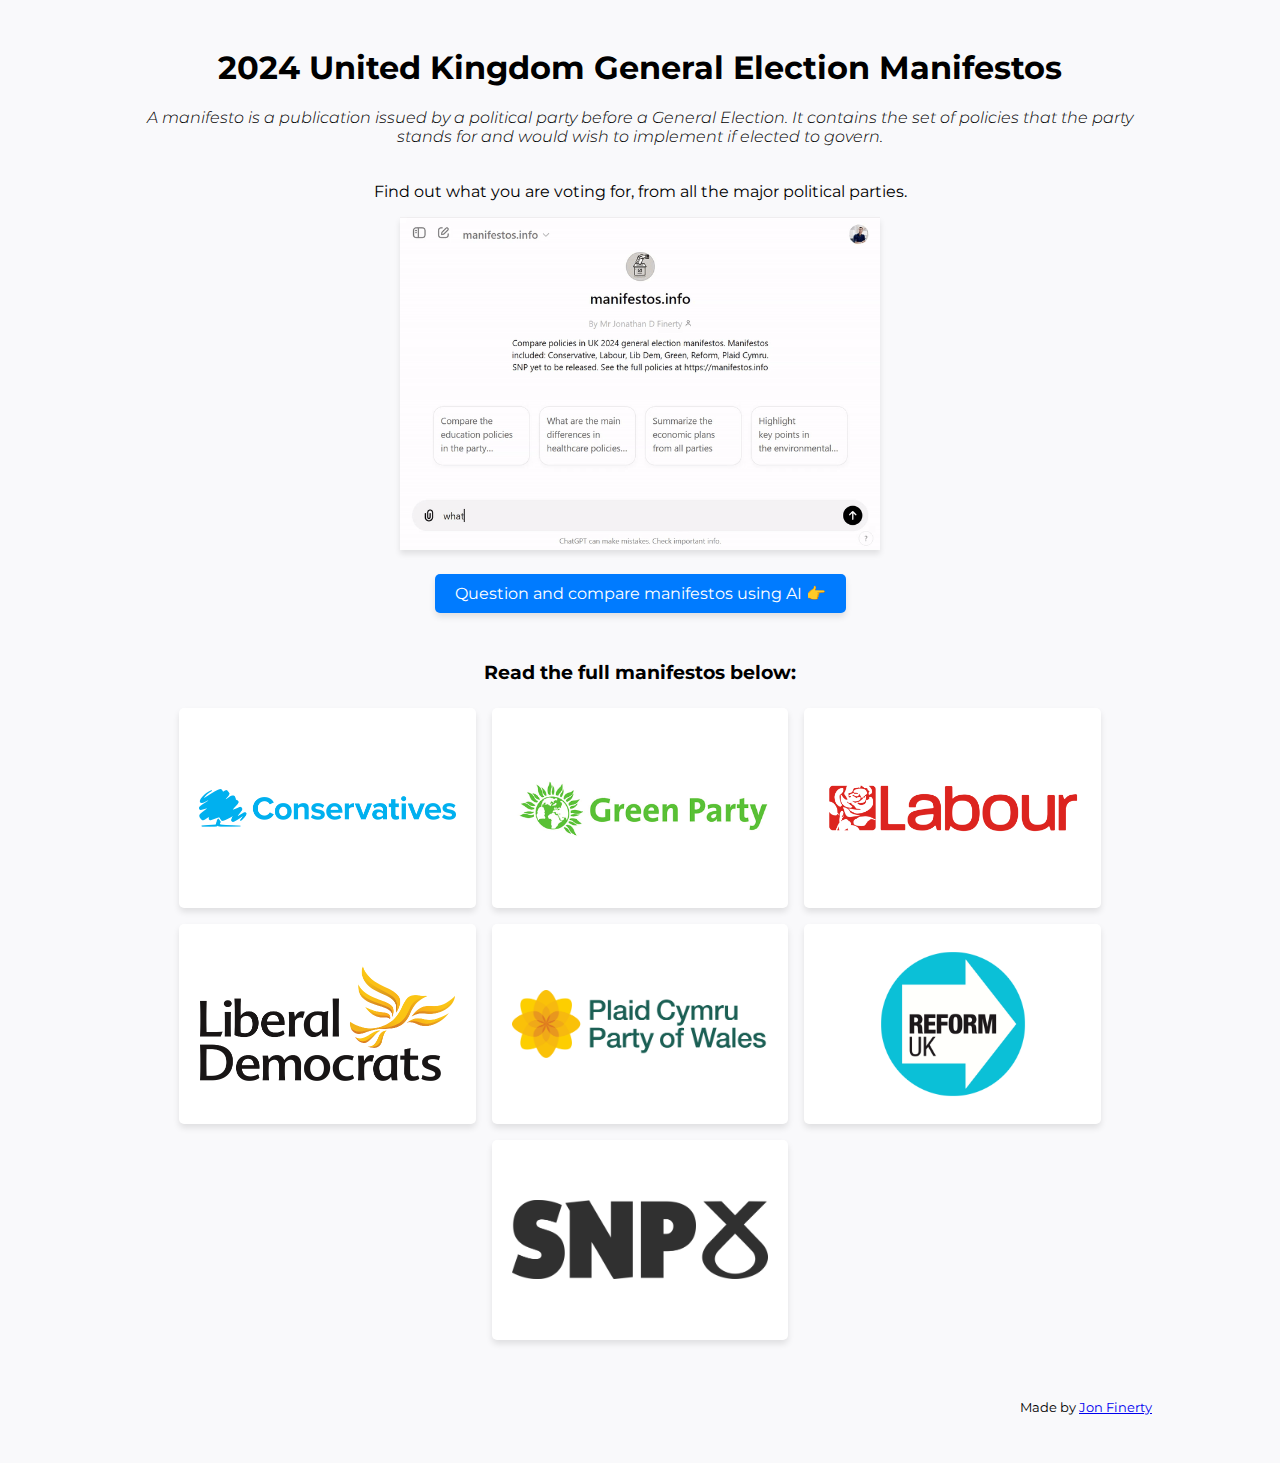
<file: index.html>
<!DOCTYPE html>
<html lang="en">
<head>
    <meta charset="UTF-8">
    <meta name="viewport" content="width=device-width, initial-scale=1.0">
    <title>Manifestos.info - 2024 UK General Election Manifestos</title>
    <meta name="description" content="Manifestos.info allows you to quiz and compare 2024 UK General Election manifestos using AI">
    <link rel="icon" type="image/png" sizes="16x16" href="images/ballot_icon_16x16.png">
    <link rel="icon" type="image/png" sizes="32x32" href="images/ballot_icon_32x32.png">
    <link rel="icon" type="image/png" sizes="48x48" href="images/ballot_icon_48x48.png">
    <link rel="icon" type="image/png" sizes="64x64" href="images/ballot_icon_64x64.png">
    <link rel="stylesheet" href="styles.css">
    <link rel="preconnect" href="https://fonts.googleapis.com">
    <link rel="preconnect" href="https://fonts.gstatic.com" crossorigin>
    <link href="https://fonts.googleapis.com/css2?family=Montserrat:ital,wght@0,100..900;1,100..900&display=swap" rel="stylesheet">
    <!-- Mixpanel -->
    <script type="text/javascript">
        (function (f, b) { if (!b.__SV) { var e, g, i, h; window.mixpanel = b; b._i = []; b.init = function (e, f, c) { function g(a, d) { var b = d.split("."); 2 == b.length && ((a = a[b[0]]), (d = b[1])); a[d] = function () { a.push([d].concat(Array.prototype.slice.call(arguments, 0))); }; } var a = b; "undefined" !== typeof c ? (a = b[c] = []) : (c = "mixpanel"); a.people = a.people || []; a.toString = function (a) { var d = "mixpanel"; "mixpanel" !== c && (d += "." + c); a || (d += " (stub)"); return d; }; a.people.toString = function () { return a.toString(1) + ".people (stub)"; }; i = "disable time_event track track_pageview track_links track_forms track_with_groups add_group set_group remove_group register register_once alias unregister identify name_tag set_config reset opt_in_tracking opt_out_tracking has_opted_in_tracking has_opted_out_tracking clear_opt_in_out_tracking start_batch_senders people.set people.set_once people.unset people.increment people.append people.union people.track_charge people.clear_charges people.delete_user people.remove".split( " "); for (h = 0; h < i.length; h++) g(a, i[h]); var j = "set set_once union unset remove delete".split(" "); a.get_group = function () { function b(c) { d[c] = function () { call2_args = arguments; call2 = [c].concat(Array.prototype.slice.call(call2_args, 0)); a.push([e, call2]); }; } for ( var d = {}, e = ["get_group"].concat( Array.prototype.slice.call(arguments, 0)), c = 0; c < j.length; c++) b(j[c]); return d; }; b._i.push([e, f, c]); }; b.__SV = 1.2; e = f.createElement("script"); e.type = "text/javascript"; e.async = !0; e.src = "undefined" !== typeof MIXPANEL_CUSTOM_LIB_URL ? MIXPANEL_CUSTOM_LIB_URL : "file:" === f.location.protocol && "//cdn.mxpnl.com/libs/mixpanel-2-latest.min.js".match(/^\/\//) ? "https://cdn.mxpnl.com/libs/mixpanel-2-latest.min.js" : "//cdn.mxpnl.com/libs/mixpanel-2-latest.min.js"; g = f.getElementsByTagName("script")[0]; g.parentNode.insertBefore(e, g); } })(document, window.mixpanel || []);    
        mixpanel.init('c35c6e8db61fe43b60e5dbbc88586c70', {debug: false, track_pageview: true, persistence: 'localStorage'});
    </script>
</head>
<body>
<h1>
    2024 United Kingdom General Election Manifestos
</h1>
<h2>A manifesto is a publication issued by a political party before a General Election. It contains the set of policies that the party stands for and would wish to implement if elected to govern.</h2>
<p>Find out what you are voting for, from all the major political parties.</p>

<img class="demo" src="/images/demo.gif"/>

<a href="https://chatgpt.com/g/g-FCfxWVill-manifestos" class="button">Question and compare manifestos using AI 👉</a>

<h3>Read the full manifestos below:</h3>

<div class="grid-container">
    <div class="grid-item">
        <a href="https://public.conservatives.com/static/documents/GE2024/Conservative-Manifesto-GE2024.pdf">
            <img src="/images/conservatives.png"/>
        </a>
    </div>
    <div class="grid-item">
        <a target="_blank" rel="noopener noreferrer" href="https://greenparty.org.uk/app/uploads/2024/06/Green-Party-2024-General-Election-Manifesto-Long-version-with-cover.pdf">
            <img src="/images/green_party.png"/>
        </a>
    </div>
    <div class="grid-item">
        <a target="_blank" rel="noopener noreferrer" href="https://labour.org.uk/wp-content/uploads/2024/06/Labour-Party-manifesto-2024.pdf">
            <img src="/images/labour.png"/>
        </a>
    </div>
    <div class="grid-item">
        <a target="_blank" rel="noopener noreferrer" href="https://www.libdems.org.uk/fileadmin/groups/2_Federal_Party/Documents/PolicyPapers/Manifesto_2024/For_a_Fair_Deal_-_Liberal_Democrat_Manifesto_2024.pdf">
            <img src="/images/liberal_democrats.png"/>
        </a>
    </div>
    <div class="grid-item">
        <a target="_blank" rel="noopener noreferrer" href="https://assets.nationbuilder.com/plaid2016/pages/10962/attachments/original/1718214059/Plaid_Cymru_Maniffesto_2024_ENGLISH.pdf?1718214059">
            <img src="/images/plaid_cymru.png"/>
        </a>
    </div>
    <div class="grid-item">
        <a target="_blank" rel="noopener noreferrer" href="https://assets.nationbuilder.com/reformuk/pages/253/attachments/original/1708781032/Reform_UK_Contract_With_The_People.pdf?1708781032">
            <img src="/images/reform.png"/>
        </a>
    </div>
    <div class="grid-item">
        <a target="_blank" rel="noopener noreferrer" href="https://www.snp.org/policies">
            <img src="/images/snp.png"/>
        </a>
    </div>
</div>

<div class="footnote">Made by <a href="https://jonathanfinerty.com">Jon Finerty</a></div>
</body>
</html>
</file>
<file: styles.css>
body {
    font-family: "Montserrat", sans-serif;
    text-align: center;
    width: 80%;
    margin: auto;
    margin-top: 48px;
    margin-bottom: 48px;
    background: #F9F9FB;
}


h2 {
    font-style: italic;
    font-weight: 300;
    font-size: 1em;
    margin-bottom: 36px;
}

h3 {
    margin-top: 48px;
    margin-bottom: 24px;
}

.demo {
    box-shadow: 0 4px 6px rgba(0, 0, 0, 0.1); 
    width: 100%;
    max-width: 480px;
    display:block;
    margin-bottom: 24px;
    margin-left: auto;
    margin-right: auto;
}

.button {
    display: inline-block;
    padding: 10px 20px;
    font-size: 16px;
    color: white;
    background-color: #007BFF;
    text-align: center;
    text-decoration: none;
    border-radius: 5px;
    box-shadow: 0 4px 6px rgba(0, 0, 0, 0.1);
    transition: background-color 0.3s, box-shadow 0.3s, transform 0.3s;
}
.button:hover {
    background-color: #0056b3;
    box-shadow: 0 6px 8px rgba(0, 0, 0, 0.1);
    transform: translateY(-2px);
}
.button:active {
    background-color: #004494;
    box-shadow: 0 2px 4px rgba(0, 0, 0, 0.1);
    transform: translateY(0);
}

.grid-container {
    display: grid;
    grid-template-columns: repeat(3, 1fr);
    gap: 16px;
    width: 90%;
    max-width: 1200px;
    margin-left: auto;
    margin-right: auto;
}

.grid-item {
    position: relative;
    border-radius: 5px; /* Optional: Add border radius for rounded corners */
    overflow: hidden; /* Ensure content does not overflow the border */
    background-color: #fff; /* Optional: Add background color to grid items */
    display: flex;
    flex-direction: column;
    align-items: center; /* Center-align items horizontally */
    justify-content: center; /* Center-align items vertically */
    text-decoration: none; /* Remove default link styling */
    color: inherit; /* Inherit text color */
    box-shadow: 0 4px 6px rgba(0, 0, 0, 0.1); /* Add shadow */
    transition: box-shadow 0.3s ease; /* Smooth transition for shadow */
    width: 100%;
    height: 200px;
}

.grid-item:last-child {
    grid-column-start: 2;
}

.grid-item a {
    width: 100%;
    height: 100%;
    display: block;
}

.grid-item img {  
    width: calc(100% - 40px);
    height: calc(100% - 40px);
    padding: 20px;
    object-fit: contain; 
    display: block;
}


.grid-item:hover {
    box-shadow: 0 8px 14px rgba(0, 0, 0, 0.2); /* Increase shadow on hover */
}

@media (max-width: 768px) {
    .grid-container {
        grid-template-columns: 1fr;
    }

    .grid-item:last-child {
        grid-column-start: 1;
    }
    
}

.footnote {
    font-size: 0.8em;
    text-align: right;
    margin-top: 60px;
}
</file>
